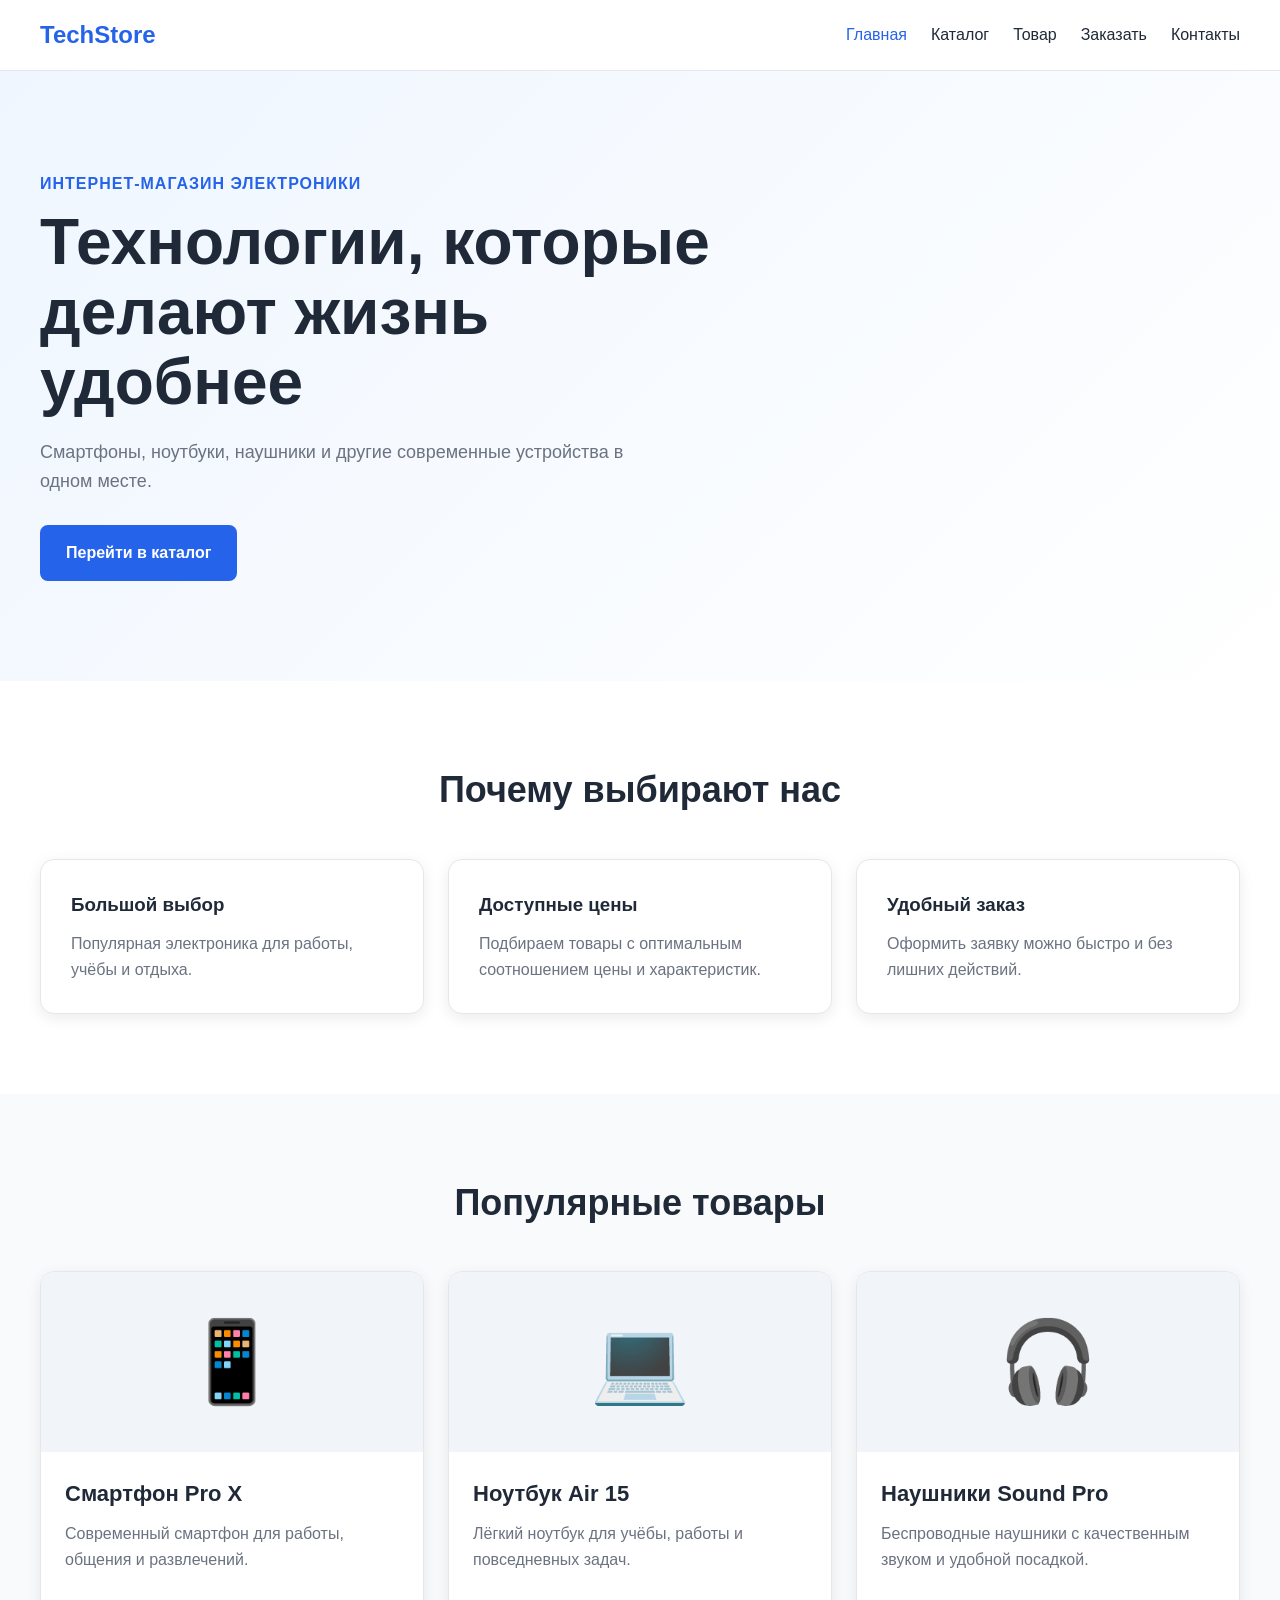
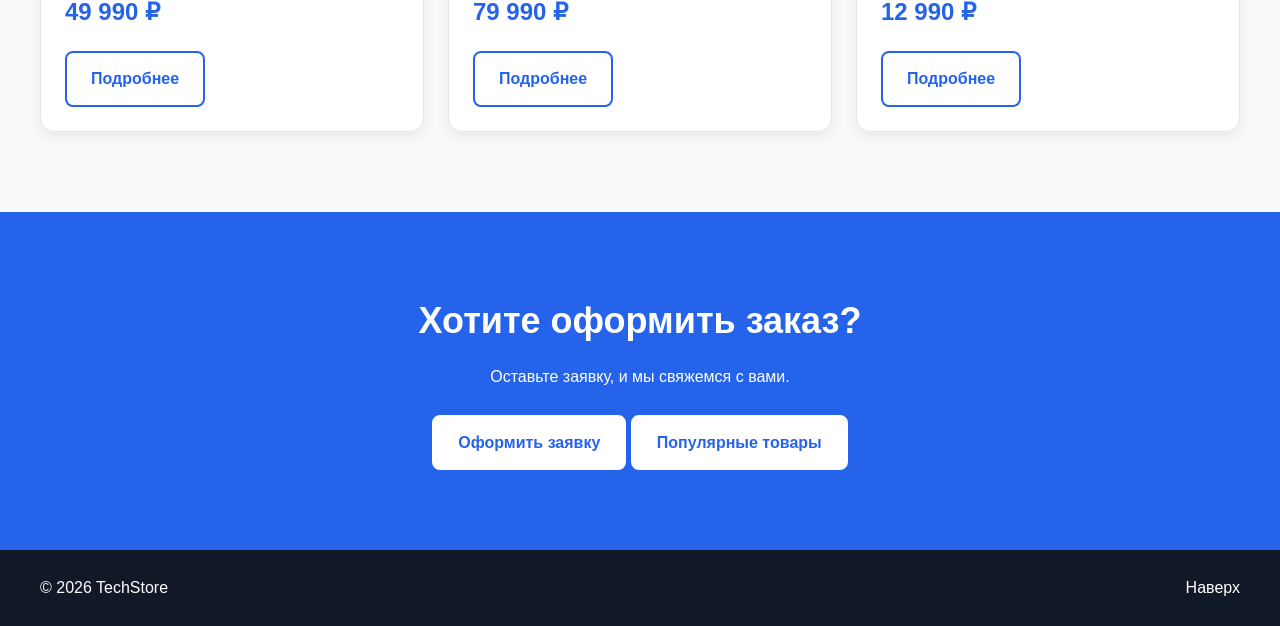
<file: index.html>
<!DOCTYPE html>
<html lang="ru">
<head>
    <meta charset="UTF-8">
    <meta name="viewport" content="width=device-width, initial-scale=1.0">

    <title>TechStore — интернет-магазин электроники</title>
    <meta
        name="description"
        content="TechStore — интернет-магазин современной электроники."
    >

    <link rel="stylesheet" href="css/style.css">
</head>

<body>

<header class="header">
    <div class="container header__inner">

        <a class="logo" href="index.html">
            TechStore
        </a>

        <nav class="nav" aria-label="Основная навигация">
            <a class="nav__link nav__link--active" href="index.html">
                Главная
            </a>

            <a class="nav__link" href="catalog.html">
                Каталог
            </a>

            <a class="nav__link" href="product.html">
                Товар
            </a>

            <a class="nav__link" href="order.html">
                Заказать
            </a>

            <a class="nav__link" href="contacts.html">
                Контакты
            </a>
        </nav>

    </div>
</header>

<main>

    <section class="hero" id="about">
        <div class="container hero__content">

            <div class="hero__text">
                <p class="hero__subtitle">
                    Интернет-магазин электроники
                </p>

                <h1 class="hero__title">
                    Технологии, которые делают жизнь удобнее
                </h1>

                <p class="hero__description">
                    Смартфоны, ноутбуки, наушники и другие современные
                    устройства в одном месте.
                </p>

                <a class="button" href="catalog.html">
                    Перейти в каталог
                </a>
            </div>

        </div>
    </section>

    <section class="advantages" id="advantages">
        <div class="container">

            <h2 class="section-title">
                Почему выбирают нас
            </h2>

            <div class="advantages__list">

                <article class="advantage-card">
                    <h3 class="advantage-card__title">
                        Большой выбор
                    </h3>

                    <p class="advantage-card__text">
                        Популярная электроника для работы, учёбы и отдыха.
                    </p>
                </article>

                <article class="advantage-card">
                    <h3 class="advantage-card__title">
                        Доступные цены
                    </h3>

                    <p class="advantage-card__text">
                        Подбираем товары с оптимальным соотношением
                        цены и характеристик.
                    </p>
                </article>

                <article class="advantage-card">
                    <h3 class="advantage-card__title">
                        Удобный заказ
                    </h3>

                    <p class="advantage-card__text">
                        Оформить заявку можно быстро и без лишних действий.
                    </p>
                </article>

            </div>

        </div>
    </section>

    <section class="products" id="popular">
        <div class="container">

            <h2 class="section-title">
                Популярные товары
            </h2>

            <div class="products__grid">

                <article class="product-card">
                    <div class="product-card__image">
                        📱
                    </div>

                    <div class="product-card__content">
                        <h3 class="product-card__title">
                            Смартфон Pro X
                        </h3>

                        <p class="product-card__description">
                            Современный смартфон для работы,
                            общения и развлечений.
                        </p>

                        <p class="product-card__price">
                            49 990 ₽
                        </p>

                        <a class="button button--secondary" href="product.html?product=phone-pro">
                            Подробнее
                        </a>
                    </div>
                </article>

                <article class="product-card">
                    <div class="product-card__image">
                        💻
                    </div>

                    <div class="product-card__content">
                        <h3 class="product-card__title">
                            Ноутбук Air 15
                        </h3>

                        <p class="product-card__description">
                            Лёгкий ноутбук для учёбы, работы
                            и повседневных задач.
                        </p>

                        <p class="product-card__price">
                            79 990 ₽
                        </p>

                        <a class="button button--secondary" href="product.html?product=laptop-air">
                            Подробнее
                        </a>
                    </div>
                </article>

                <article class="product-card">
                    <div class="product-card__image">
                        🎧
                    </div>

                    <div class="product-card__content">
                        <h3 class="product-card__title">
                            Наушники Sound Pro
                        </h3>

                        <p class="product-card__description">
                            Беспроводные наушники с качественным
                            звуком и удобной посадкой.
                        </p>

                        <p class="product-card__price">
                            12 990 ₽
                        </p>

                        <a class="button button--secondary" href="product.html?product=sound-pro">
                            Подробнее
                        </a>
                    </div>
                </article>

            </div>

        </div>
    </section>

    <section class="cta">
        <div class="container cta__content">

            <h2 class="cta__title">
                Хотите оформить заказ?
            </h2>

            <p class="cta__text">
                Оставьте заявку, и мы свяжемся с вами.
            </p>

            <a class="button" href="order.html">
                Оформить заявку
            </a>
            <a class="button button--secondary" href="#popular">
                Популярные товары
            </a>

        </div>
    </section>

</main>

    <!-- Модальное окно -->
    <dialog class="modal" id="request-modal">

        <div class="modal__content">

            <button
                class="modal__close"
                type="button"
                data-modal-close
                aria-label="Закрыть окно"
            >
                ×
            </button>

            <h2 class="modal__title">
                Быстрая заявка
            </h2>

            <p class="modal__text">
                Оставьте свои контактные данные,
                и мы свяжемся с вами.
            </p>

            <form class="modal__form">

                <div class="form__group">

                    <label class="form__label" for="modal-name">
                        Имя
                    </label>

                    <input
                        class="form__input"
                        type="text"
                        id="modal-name"
                        name="name"
                        placeholder="Ваше имя"
                        required
                    >

                </div>

                <div class="form__group">

                    <label class="form__label" for="modal-phone">
                        Телефон
                    </label>

                    <input
                        class="form__input"
                        type="tel"
                        id="modal-phone"
                        name="phone"
                        placeholder="+7 (999) 123-45-67"
                        required
                    >

                </div>

                <button class="button" type="submit">
                    Отправить заявку
                </button>

            </form>

        </div>

    </dialog>



<footer class="footer">
    <div class="container footer__inner">

        <p class="footer__copyright">
            © 2026 TechStore
        </p>

        <a class="footer__link" href="#about">
            Наверх
        </a>

    </div>
</footer>

<script src="js/main.js"></script>
</body>
</html>
</file>
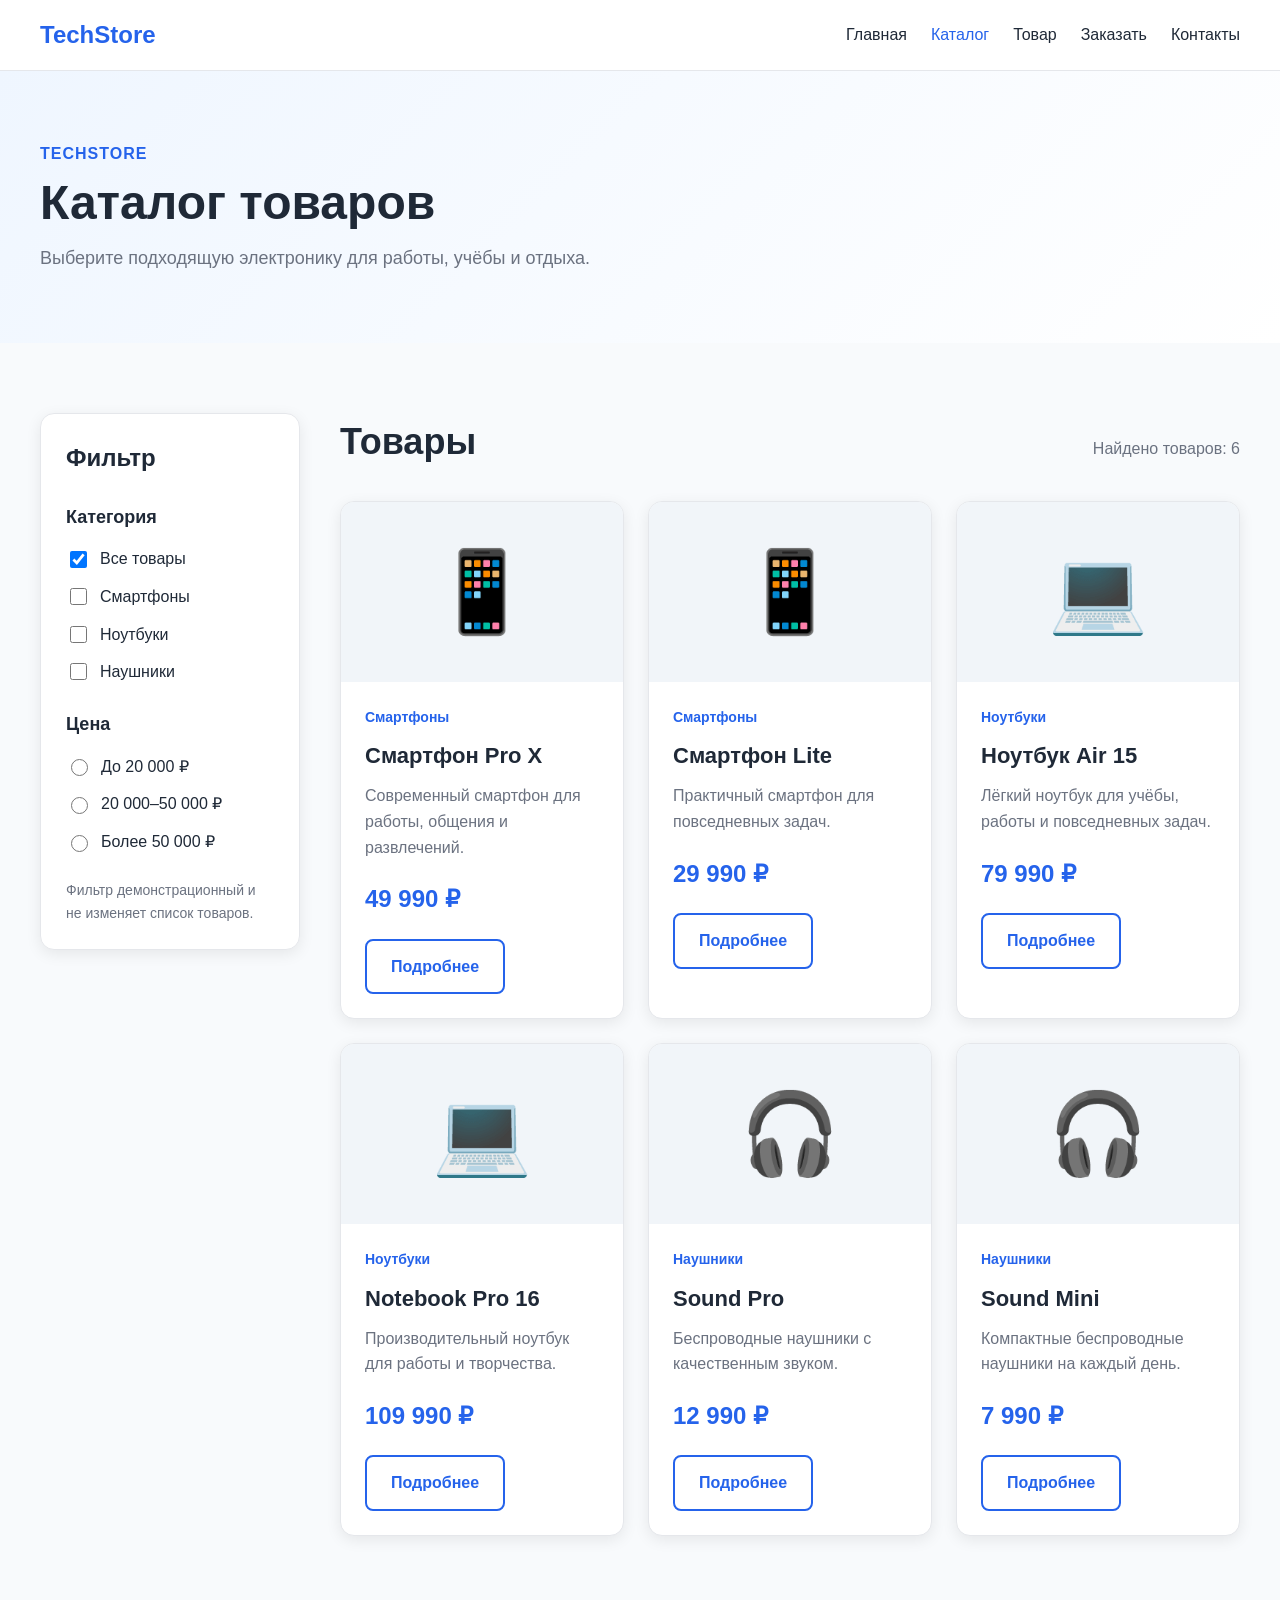
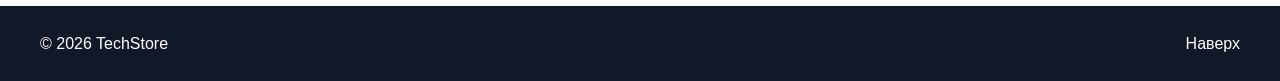
<file: catalog.html>
<!DOCTYPE html>
<html lang="ru">
<head>
    <meta charset="UTF-8">
    <meta name="viewport" content="width=device-width, initial-scale=1.0">

    <title>Каталог — TechStore</title>
    <meta
        name="description"
        content="Каталог электроники TechStore: смартфоны, ноутбуки и наушники."
    >

    <link rel="stylesheet" href="css/style.css">
</head>

<body>

<header class="header">
    <div class="container header__inner">

        <a class="logo" href="index.html">
            TechStore
        </a>

        <nav class="nav" aria-label="Основная навигация">
            <a class="nav__link" href="index.html">
                Главная
            </a>

            <a class="nav__link nav__link--active" href="catalog.html">
                Каталог
            </a>

            <a class="nav__link" href="product.html">
                Товар
            </a>

            <a class="nav__link" href="order.html">
                Заказать
            </a>

            <a class="nav__link" href="contacts.html">
                Контакты
            </a>
        </nav>

    </div>
</header>

<main>

    <section class="page-hero">
        <div class="container">

            <p class="hero__subtitle">
                TechStore
            </p>

            <h1 class="page-hero__title">
                Каталог товаров
            </h1>

            <p class="page-hero__description">
                Выберите подходящую электронику для работы,
                учёбы и отдыха.
            </p>

        </div>
    </section>


    <section class="catalog">
        <div class="container">

            <div class="catalog__layout">

                <aside class="catalog-filter">

                    <h2 class="catalog-filter__title">
                        Фильтр
                    </h2>

                    <div class="catalog-filter__group">

                        <h3 class="catalog-filter__subtitle">
                            Категория
                        </h3>

                        <label class="catalog-filter__option">
                            <input type="checkbox" checked>
                            Все товары
                        </label>

                        <label class="catalog-filter__option">
                            <input type="checkbox">
                            Смартфоны
                        </label>

                        <label class="catalog-filter__option">
                            <input type="checkbox">
                            Ноутбуки
                        </label>

                        <label class="catalog-filter__option">
                            <input type="checkbox">
                            Наушники
                        </label>

                    </div>

                    <div class="catalog-filter__group">

                        <h3 class="catalog-filter__subtitle">
                            Цена
                        </h3>

                        <label class="catalog-filter__option">
                            <input type="radio" name="price">
                            До 20 000 ₽
                        </label>

                        <label class="catalog-filter__option">
                            <input type="radio" name="price">
                            20 000–50 000 ₽
                        </label>

                        <label class="catalog-filter__option">
                            <input type="radio" name="price">
                            Более 50 000 ₽
                        </label>

                    </div>

                    <p class="catalog-filter__note">
                        Фильтр демонстрационный и не изменяет
                        список товаров.
                    </p>

                </aside>


                <div class="catalog__content">

                    <div class="catalog__header">

                        <h2 class="section-title section-title--left">
                            Товары
                        </h2>

                        <p class="catalog__count">
                            Найдено товаров: 6
                        </p>

                    </div>


                    <div class="products__grid">

                        <article class="product-card">

                            <div class="product-card__image">
                                📱
                            </div>

                            <div class="product-card__content">

                                <p class="product-card__category">
                                    Смартфоны
                                </p>

                                <h3 class="product-card__title">
                                    Смартфон Pro X
                                </h3>

                                <p class="product-card__description">
                                    Современный смартфон для работы,
                                    общения и развлечений.
                                </p>

                                <p class="product-card__price">
                                    49 990 ₽
                                </p>

                                <a
                                    class="button button--secondary"
                                    href="product.html?product=phone-pro"
                                >
                                    Подробнее
                                </a>

                            </div>

                        </article>


                        <article class="product-card">

                            <div class="product-card__image">
                                📱
                            </div>

                            <div class="product-card__content">

                                <p class="product-card__category">
                                    Смартфоны
                                </p>

                                <h3 class="product-card__title">
                                    Смартфон Lite
                                </h3>

                                <p class="product-card__description">
                                    Практичный смартфон для повседневных
                                    задач.
                                </p>

                                <p class="product-card__price">
                                    29 990 ₽
                                </p>

                                <a
                                    class="button button--secondary"
                                    href="product.html?product=phone-lite"
                                >
                                    Подробнее
                                </a>

                            </div>

                        </article>


                        <article class="product-card">

                            <div class="product-card__image">
                                💻
                            </div>

                            <div class="product-card__content">

                                <p class="product-card__category">
                                    Ноутбуки
                                </p>

                                <h3 class="product-card__title">
                                    Ноутбук Air 15
                                </h3>

                                <p class="product-card__description">
                                    Лёгкий ноутбук для учёбы,
                                    работы и повседневных задач.
                                </p>

                                <p class="product-card__price">
                                    79 990 ₽
                                </p>

                                <a
                                    class="button button--secondary"
                                    href="product.html?product=laptop-air"
                                >
                                    Подробнее
                                </a>

                            </div>

                        </article>


                        <article class="product-card">

                            <div class="product-card__image">
                                💻
                            </div>

                            <div class="product-card__content">

                                <p class="product-card__category">
                                    Ноутбуки
                                </p>

                                <h3 class="product-card__title">
                                    Notebook Pro 16
                                </h3>

                                <p class="product-card__description">
                                    Производительный ноутбук
                                    для работы и творчества.
                                </p>

                                <p class="product-card__price">
                                    109 990 ₽
                                </p>

                                <a
                                    class="button button--secondary"
                                    href="product.html?product=laptop-pro"
                                >
                                    Подробнее
                                </a>

                            </div>

                        </article>


                        <article class="product-card">

                            <div class="product-card__image">
                                🎧
                            </div>

                            <div class="product-card__content">

                                <p class="product-card__category">
                                    Наушники
                                </p>

                                <h3 class="product-card__title">
                                    Sound Pro
                                </h3>

                                <p class="product-card__description">
                                    Беспроводные наушники
                                    с качественным звуком.
                                </p>

                                <p class="product-card__price">
                                    12 990 ₽
                                </p>

                                <a
                                    class="button button--secondary"
                                    href="product.html?product=sound-pro"
                                >
                                    Подробнее
                                </a>

                            </div>

                        </article>


                        <article class="product-card">

                            <div class="product-card__image">
                                🎧
                            </div>

                            <div class="product-card__content">

                                <p class="product-card__category">
                                    Наушники
                                </p>

                                <h3 class="product-card__title">
                                    Sound Mini
                                </h3>

                                <p class="product-card__description">
                                    Компактные беспроводные
                                    наушники на каждый день.
                                </p>

                                <p class="product-card__price">
                                    7 990 ₽
                                </p>

                                <a
                                    class="button button--secondary"
                                    href="product.html?product=sound-mini"
                                >
                                    Подробнее
                                </a>

                            </div>

                        </article>

                    </div>

                </div>

            </div>

        </div>
    </section>

</main>


<footer class="footer">
    <div class="container footer__inner">

        <p class="footer__copyright">
            © 2026 TechStore
        </p>

        <a class="footer__link" href="#">
            Наверх
        </a>

    </div>
</footer>

</body>
</html>
</file>
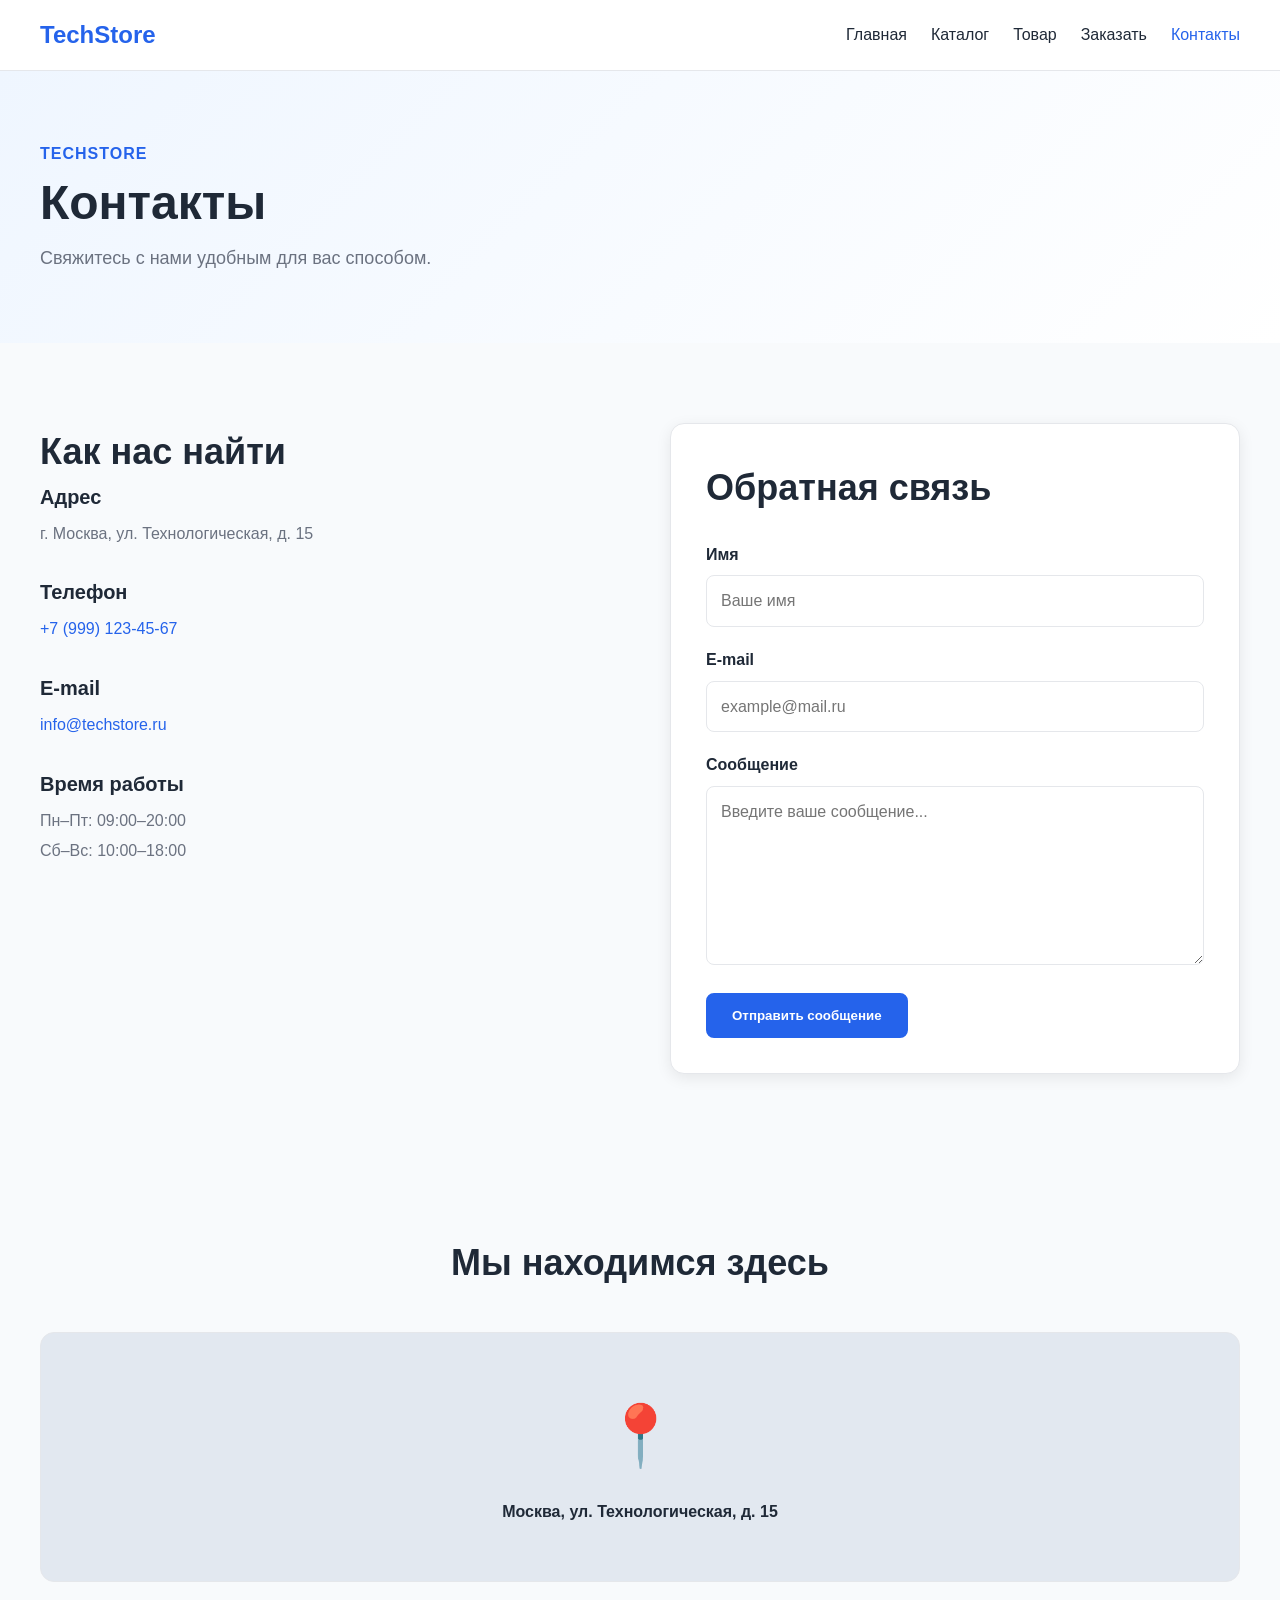
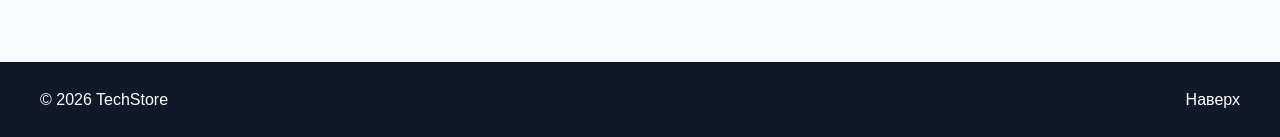
<file: contacts.html>
<!DOCTYPE html>
<html lang="ru">
<head>
    <meta charset="UTF-8">
    <meta name="viewport" content="width=device-width, initial-scale=1.0">

    <title>Контакты — TechStore</title>
    <meta
        name="description"
        content="Контактная информация и форма обратной связи магазина TechStore."
    >

    <link rel="stylesheet" href="css/style.css">
</head>

<body>

<header class="header">
    <div class="container header__inner">

        <a class="logo" href="index.html">
            TechStore
        </a>

        <nav class="nav" aria-label="Основная навигация">

            <a class="nav__link" href="index.html">
                Главная
            </a>

            <a class="nav__link" href="catalog.html">
                Каталог
            </a>

            <a class="nav__link" href="product.html">
                Товар
            </a>

            <a class="nav__link" href="order.html">
                Заказать
            </a>

            <a class="nav__link nav__link--active" href="contacts.html">
                Контакты
            </a>

        </nav>

    </div>
</header>


<main>

    <section class="page-hero">
        <div class="container">

            <p class="hero__subtitle">
                TechStore
            </p>

            <h1 class="page-hero__title">
                Контакты
            </h1>

            <p class="page-hero__description">
                Свяжитесь с нами удобным для вас способом.
            </p>

        </div>
    </section>


    <section class="contacts">
        <div class="container">

            <div class="contacts__layout">

                <div class="contacts__info">

                    <h2 class="section-title section-title--left">
                        Как нас найти
                    </h2>

                    <div class="contacts__item">

                        <h3 class="contacts__item-title">
                            Адрес
                        </h3>

                        <p>
                            г. Москва, ул. Технологическая, д. 15
                        </p>

                    </div>


                    <div class="contacts__item">

                        <h3 class="contacts__item-title">
                            Телефон
                        </h3>

                        <p>
                            <a href="tel:+79991234567">
                                +7 (999) 123-45-67
                            </a>
                        </p>

                    </div>


                    <div class="contacts__item">

                        <h3 class="contacts__item-title">
                            E-mail
                        </h3>

                        <p>
                            <a href="mailto:info@techstore.ru">
                                info@techstore.ru
                            </a>
                        </p>

                    </div>


                    <div class="contacts__item">

                        <h3 class="contacts__item-title">
                            Время работы
                        </h3>

                        <p>
                            Пн–Пт: 09:00–20:00
                        </p>

                        <p>
                            Сб–Вс: 10:00–18:00
                        </p>

                    </div>

                </div>


                <div class="contacts__form-wrapper">

                    <h2 class="section-title section-title--left">
                        Обратная связь
                    </h2>

                    <form class="contact-form" action="#" method="post">

                        <div class="form__group">

                            <label class="form__label" for="contact-name">
                                Имя
                            </label>

                            <input
                                class="form__input"
                                type="text"
                                id="contact-name"
                                name="name"
                                placeholder="Ваше имя"
                                required
                            >

                        </div>


                        <div class="form__group">

                            <label class="form__label" for="contact-email">
                                E-mail
                            </label>

                            <input
                                class="form__input"
                                type="email"
                                id="contact-email"
                                name="email"
                                placeholder="example@mail.ru"
                                required
                            >

                        </div>


                        <div class="form__group">

                            <label class="form__label" for="contact-message">
                                Сообщение
                            </label>

                            <textarea
                                class="form__input form__textarea"
                                id="contact-message"
                                name="message"
                                rows="6"
                                placeholder="Введите ваше сообщение..."
                                required
                            ></textarea>

                        </div>


                        <button
                            class="button"
                            type="submit"
                        >
                            Отправить сообщение
                        </button>

                    </form>

                </div>

            </div>

        </div>
    </section>


    <section class="contacts-map">
        <div class="container">

            <h2 class="section-title">
                Мы находимся здесь
            </h2>

            <div class="map-placeholder">
                <span>📍</span>

                <p>
                    Москва, ул. Технологическая, д. 15
                </p>
            </div>

        </div>
    </section>

</main>


<footer class="footer">
    <div class="container footer__inner">

        <p class="footer__copyright">
            © 2026 TechStore
        </p>

        <a class="footer__link" href="#">
            Наверх
        </a>

    </div>
</footer>

</body>
</html>
</file>
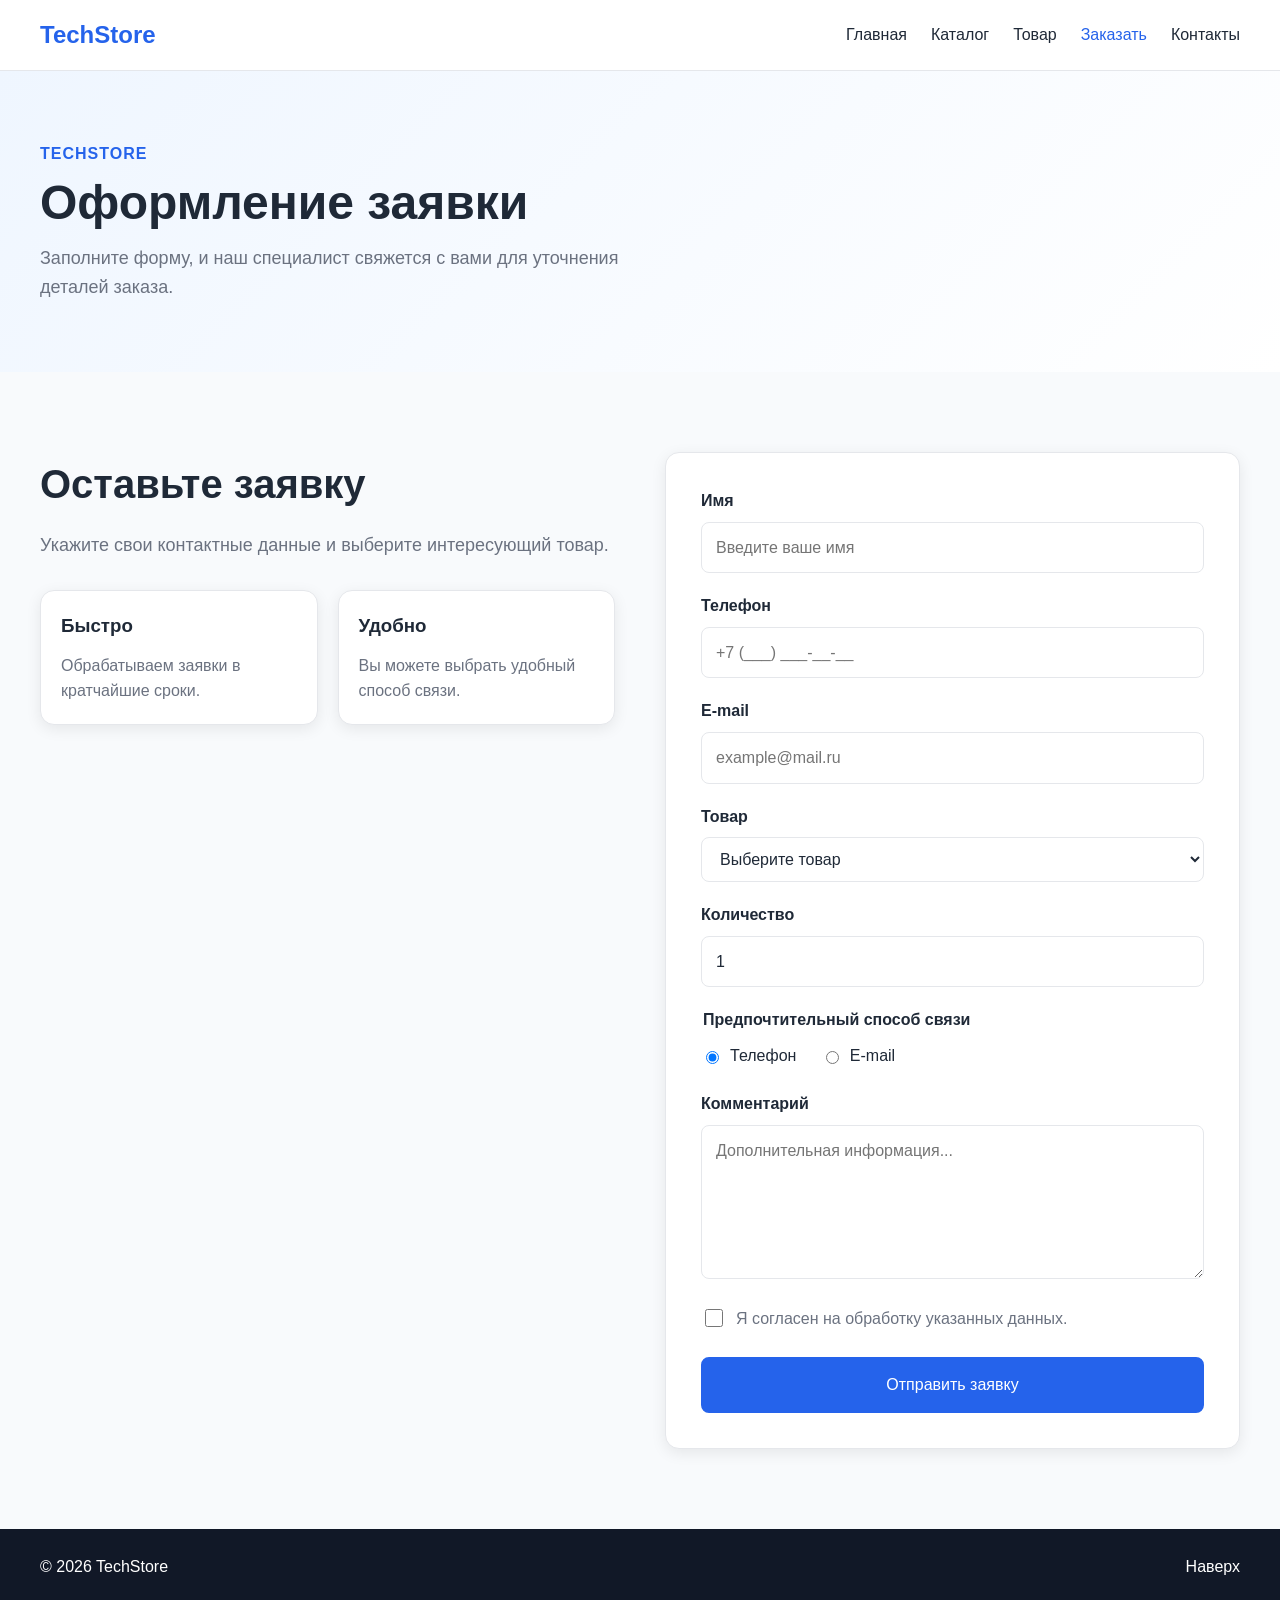
<file: order.html>
<!DOCTYPE html>
<html lang="ru">
<head>
    <meta charset="UTF-8">
    <meta name="viewport" content="width=device-width, initial-scale=1.0">

    <title>Оформление заявки — TechStore</title>
    <meta
        name="description"
        content="Оформление заявки на покупку электроники в TechStore."
    >

    <link rel="stylesheet" href="css/style.css">
</head>

<body>

<header class="header">
    <div class="container header__inner">

        <a class="logo" href="index.html">
            TechStore
        </a>

        <nav class="nav" aria-label="Основная навигация">

            <a class="nav__link" href="index.html">
                Главная
            </a>

            <a class="nav__link" href="catalog.html">
                Каталог
            </a>

            <a class="nav__link" href="product.html">
                Товар
            </a>

            <a class="nav__link nav__link--active" href="order.html">
                Заказать
            </a>

            <a class="nav__link" href="contacts.html">
                Контакты
            </a>

        </nav>

    </div>
</header>


<main>

    <section class="page-hero">
        <div class="container">

            <p class="hero__subtitle">
                TechStore
            </p>

            <h1 class="page-hero__title">
                Оформление заявки
            </h1>

            <p class="page-hero__description">
                Заполните форму, и наш специалист свяжется
                с вами для уточнения деталей заказа.
            </p>

        </div>
    </section>


    <section class="order">
        <div class="container">

            <div class="order__layout">

                <div class="order__info">

                    <h2 class="order__title">
                        Оставьте заявку
                    </h2>

                    <p class="order__description">
                        Укажите свои контактные данные и выберите
                        интересующий товар.
                    </p>

                    <div class="order__advantages">

                        <article class="advantage-card">

                            <h3 class="advantage-card__title">
                                Быстро
                            </h3>

                            <p class="advantage-card__text">
                                Обрабатываем заявки в кратчайшие сроки.
                            </p>

                        </article>

                        <article class="advantage-card">

                            <h3 class="advantage-card__title">
                                Удобно
                            </h3>

                            <p class="advantage-card__text">
                                Вы можете выбрать удобный способ связи.
                            </p>

                        </article>

                    </div>

                </div>


                <form class="order-form" action="#" method="post">

                    <div class="form__group">

                        <label class="form__label" for="name">
                            Имя
                        </label>

                        <input
                            class="form__input"
                            type="text"
                            id="name"
                            name="name"
                            placeholder="Введите ваше имя"
                            required
                        >

                    </div>


                    <div class="form__group">

                        <label class="form__label" for="phone">
                            Телефон
                        </label>

                        <input
                            class="form__input"
                            type="tel"
                            id="phone"
                            name="phone"
                            placeholder="+7 (___) ___-__-__"
                            required
                        >

                    </div>


                    <div class="form__group">

                        <label class="form__label" for="email">
                            E-mail
                        </label>

                        <input
                            class="form__input"
                            type="email"
                            id="email"
                            name="email"
                            placeholder="example@mail.ru"
                            required
                        >

                    </div>


                    <div class="form__group">

                        <label class="form__label" for="product">
                            Товар
                        </label>

                        <select
                            class="form__input"
                            id="product"
                            name="product"
                            required
                        >

                            <option value="">
                                Выберите товар
                            </option>

                            <option value="smartphone-pro-x">
                                Смартфон Pro X
                            </option>

                            <option value="smartphone-lite">
                                Смартфон Lite
                            </option>

                            <option value="laptop-air-15">
                                Ноутбук Air 15
                            </option>

                            <option value="notebook-pro-16">
                                Notebook Pro 16
                            </option>

                            <option value="sound-pro">
                                Sound Pro
                            </option>

                            <option value="sound-mini">
                                Sound Mini
                            </option>

                        </select>

                    </div>


                    <div class="form__group">

                        <label class="form__label" for="quantity">
                            Количество
                        </label>

                        <input
                            class="form__input"
                            type="number"
                            id="quantity"
                            name="quantity"
                            min="1"
                            max="10"
                            value="1"
                            required
                        >

                    </div>


                    <fieldset class="form__fieldset">

                        <legend class="form__legend">
                            Предпочтительный способ связи
                        </legend>

                        <label class="form__radio">

                            <input
                                type="radio"
                                name="contact"
                                value="phone"
                                checked
                            >

                            Телефон

                        </label>


                        <label class="form__radio">

                            <input
                                type="radio"
                                name="contact"
                                value="email"
                            >

                            E-mail

                        </label>

                    </fieldset>


                    <div class="form__group">

                        <label class="form__label" for="comment">
                            Комментарий
                        </label>

                        <textarea
                            class="form__input form__textarea"
                            id="comment"
                            name="comment"
                            rows="5"
                            placeholder="Дополнительная информация..."
                        ></textarea>

                    </div>


                    <label class="form__checkbox">

                        <input
                            type="checkbox"
                            name="agreement"
                            required
                        >

                        <span>
                            Я согласен на обработку указанных данных.
                        </span>

                    </label>


                    <button class="button form__button" type="submit">
                        Отправить заявку
                    </button>

                </form>

            </div>

        </div>
    </section>

</main>


<footer class="footer">
    <div class="container footer__inner">

        <p class="footer__copyright">
            © 2026 TechStore
        </p>

        <a class="footer__link" href="#">
            Наверх
        </a>

    </div>
</footer>

</body>
</html>
</file>
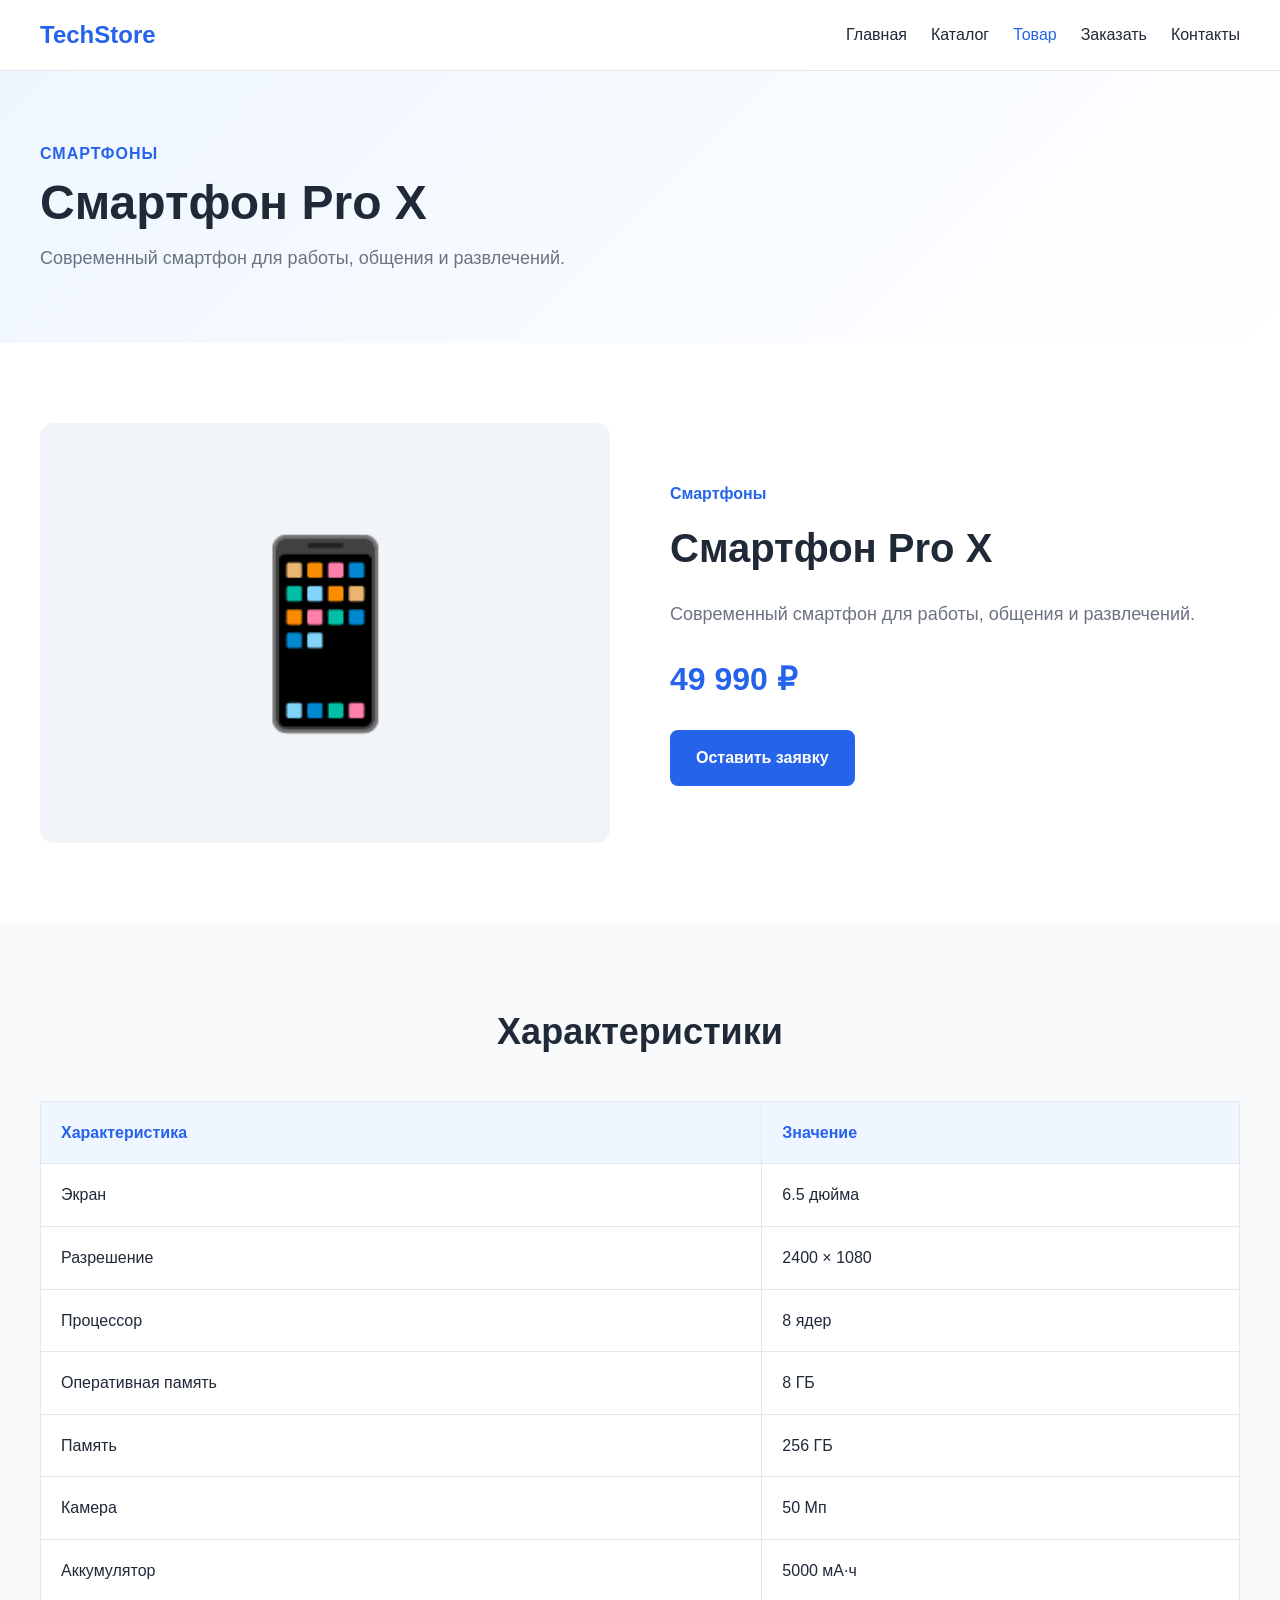
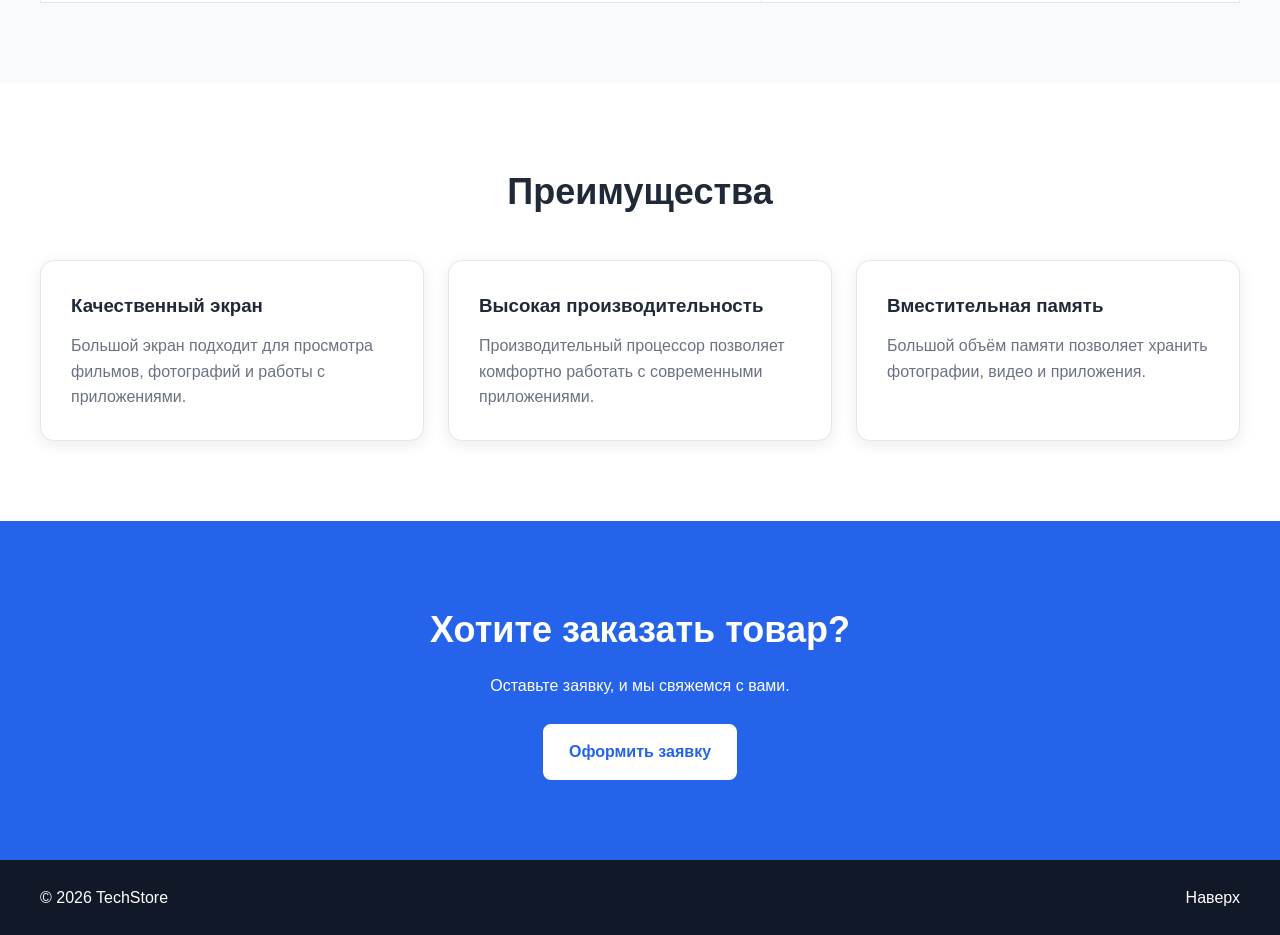
<file: product.html>
<!DOCTYPE html>
<html lang="ru">
<head>
    <meta charset="UTF-8">
    <meta name="viewport" content="width=device-width, initial-scale=1.0">

    <title>Смартфон Pro X — TechStore</title>

    <meta
        name="description"
        content="Характеристики и описание товара в магазине TechStore."
    >

    <link rel="stylesheet" href="css/style.css">
</head>

<body>

<header class="header">
    <div class="container header__inner">

        <a class="logo" href="index.html">
            TechStore
        </a>

        <nav class="nav" aria-label="Основная навигация">

            <a class="nav__link" href="index.html">
                Главная
            </a>

            <a class="nav__link" href="catalog.html">
                Каталог
            </a>

            <a class="nav__link nav__link--active" href="product.html">
                Товар
            </a>

            <a class="nav__link" href="order.html">
                Заказать
            </a>

            <a class="nav__link" href="contacts.html">
                Контакты
            </a>

        </nav>

    </div>
</header>


<main>

    <section class="page-hero">
        <div class="container">

            <p class="hero__subtitle">
                Смартфоны
            </p>

            <h1 class="page-hero__title">
                Смартфон Pro X
            </h1>

            <p class="page-hero__description">
                Современный смартфон для работы,
                общения и развлечений.
            </p>

        </div>
    </section>


    <section class="product">
        <div class="container">

            <div class="product__layout">

                <div class="product__image">
                    📱
                </div>

                <div class="product__info">

                    <p class="product__category">
                        Смартфоны
                    </p>

                    <h2 class="product__title">
                        Смартфон Pro X
                    </h2>

                    <p class="product__description">
                        Современный смартфон для работы,
                        общения и развлечений.
                    </p>

                    <p class="product__price">
                        49 990 ₽
                    </p>

                    <a class="button" href="order.html">
                        Оставить заявку
                    </a>

                </div>

            </div>

        </div>
    </section>


    <section class="characteristics">
        <div class="container">

            <h2 class="section-title">
                Характеристики
            </h2>

            <div class="table-wrapper">

                <table class="characteristics__table">

                    <thead>
                        <tr>
                            <th>
                                Характеристика
                            </th>

                            <th>
                                Значение
                            </th>
                        </tr>
                    </thead>

                    <tbody>

                        <tr>
                            <td>Экран</td>
                            <td>6.5 дюйма</td>
                        </tr>

                        <tr>
                            <td>Разрешение</td>
                            <td>2400 × 1080</td>
                        </tr>

                        <tr>
                            <td>Процессор</td>
                            <td>8 ядер</td>
                        </tr>

                        <tr>
                            <td>Оперативная память</td>
                            <td>8 ГБ</td>
                        </tr>

                        <tr>
                            <td>Память</td>
                            <td>256 ГБ</td>
                        </tr>

                        <tr>
                            <td>Камера</td>
                            <td>50 Мп</td>
                        </tr>

                        <tr>
                            <td>Аккумулятор</td>
                            <td>5000 мА·ч</td>
                        </tr>

                    </tbody>

                </table>

            </div>

        </div>
    </section>


    <section class="product-features">
        <div class="container">

            <h2 class="section-title">
                Преимущества
            </h2>

            <div class="advantages__list">

                <article class="advantage-card">

                    <h3 class="advantage-card__title">
                        Качественный экран
                    </h3>

                    <p class="advantage-card__text">
                        Большой экран подходит для просмотра
                        фильмов, фотографий и работы с приложениями.
                    </p>

                </article>


                <article class="advantage-card">

                    <h3 class="advantage-card__title">
                        Высокая производительность
                    </h3>

                    <p class="advantage-card__text">
                        Производительный процессор позволяет
                        комфортно работать с современными приложениями.
                    </p>

                </article>


                <article class="advantage-card">

                    <h3 class="advantage-card__title">
                        Вместительная память
                    </h3>

                    <p class="advantage-card__text">
                        Большой объём памяти позволяет хранить
                        фотографии, видео и приложения.
                    </p>

                </article>

            </div>

        </div>
    </section>


    <section class="cta">
        <div class="container cta__content">

            <h2 class="cta__title">
                Хотите заказать товар?
            </h2>

            <p class="cta__text">
                Оставьте заявку, и мы свяжемся с вами.
            </p>

            <a class="button" href="order.html">
                Оформить заявку
            </a>

        </div>
    </section>

</main>


<footer class="footer">
    <div class="container footer__inner">

        <p class="footer__copyright">
            © 2026 TechStore
        </p>

        <a class="footer__link" href="#">
            Наверх
        </a>

    </div>
</footer>


<script>
const products = {
    "phone-pro": {
        category: "Смартфоны",
        title: "Смартфон Pro X",
        description: "Современный смартфон для работы, общения и развлечений.",
        price: "49 990 ₽",
        image: "📱",
        features: [
            ["Экран", "6.5 дюйма"],
            ["Разрешение", "2400 × 1080"],
            ["Процессор", "8 ядер"],
            ["Оперативная память", "8 ГБ"],
            ["Память", "256 ГБ"],
            ["Камера", "50 Мп"],
            ["Аккумулятор", "5000 мА·ч"]
        ]
    },

    "phone-lite": {
        category: "Смартфоны",
        title: "Смартфон Lite",
        description: "Практичный смартфон для повседневных задач.",
        price: "29 990 ₽",
        image: "📱",
        features: [
            ["Экран", "6.4 дюйма"],
            ["Разрешение", "2400 × 1080"],
            ["Процессор", "8 ядер"],
            ["Оперативная память", "6 ГБ"],
            ["Память", "128 ГБ"],
            ["Камера", "48 Мп"],
            ["Аккумулятор", "4500 мА·ч"]
        ]
    },

    "laptop-air": {
        category: "Ноутбуки",
        title: "Ноутбук Air 15",
        description: "Лёгкий ноутбук для учёбы, работы и повседневных задач.",
        price: "79 990 ₽",
        image: "💻",
        features: [
            ["Экран", "15.6 дюйма"],
            ["Разрешение", "1920 × 1080"],
            ["Процессор", "8 ядер"],
            ["Оперативная память", "16 ГБ"],
            ["Память", "512 ГБ SSD"],
            ["Видеокарта", "Встроенная"],
            ["Вес", "1.6 кг"]
        ]
    },

    "laptop-pro": {
        category: "Ноутбуки",
        title: "Notebook Pro 16",
        description: "Производительный ноутбук для работы и творчества.",
        price: "109 990 ₽",
        image: "💻",
        features: [
            ["Экран", "16 дюймов"],
            ["Разрешение", "2560 × 1600"],
            ["Процессор", "12 ядер"],
            ["Оперативная память", "32 ГБ"],
            ["Память", "1 ТБ SSD"],
            ["Видеокарта", "Дискретная"],
            ["Вес", "1.9 кг"]
        ]
    },

    "sound-pro": {
        category: "Наушники",
        title: "Sound Pro",
        description: "Беспроводные наушники с качественным звуком и удобной посадкой.",
        price: "12 990 ₽",
        image: "🎧",
        features: [
            ["Тип", "Беспроводные"],
            ["Подключение", "Bluetooth"],
            ["Шумоподавление", "Есть"],
            ["Время работы", "30 часов"],
            ["Микрофон", "Встроенный"],
            ["Вес", "250 г"],
            ["Гарантия", "1 год"]
        ]
    },

    "sound-mini": {
        category: "Наушники",
        title: "Sound Mini",
        description: "Компактные беспроводные наушники на каждый день.",
        price: "7 990 ₽",
        image: "🎧",
        features: [
            ["Тип", "Беспроводные"],
            ["Подключение", "Bluetooth"],
            ["Шумоподавление", "Нет"],
            ["Время работы", "20 часов"],
            ["Микрофон", "Встроенный"],
            ["Вес", "180 г"],
            ["Гарантия", "1 год"]
        ]
    }
};


const params = new URLSearchParams(window.location.search);
const productId = params.get("product") || "phone-pro";
const product = products[productId] || products["phone-pro"];


document.querySelector(".hero__subtitle").textContent =
    product.category;

document.querySelector(".page-hero__title").textContent =
    product.title;

document.querySelector(".page-hero__description").textContent =
    product.description;


document.querySelector(".product__image").textContent =
    product.image;

document.querySelector(".product__category").textContent =
    product.category;

document.querySelector(".product__title").textContent =
    product.title;

document.querySelector(".product__description").textContent =
    product.description;

document.querySelector(".product__price").textContent =
    product.price;


const tableBody =
    document.querySelector(".characteristics__table tbody");

tableBody.innerHTML = product.features.map(feature => `
    <tr>
        <td>${feature[0]}</td>
        <td>${feature[1]}</td>
    </tr>
`).join("");


document.title = `${product.title} — TechStore`;
</script>

</body>
</html>
</file>
<file: css/style.css>
:root {
    --color-primary: #2563eb;
    --color-primary-dark: #1d4ed8;
    --color-text: #1f2937;
    --color-text-light: #6b7280;
    --color-background: #f8fafc;
    --color-white: #ffffff;
    --color-border: #e5e7eb;

    --container-width: 1200px;

    --radius-small: 8px;
    --radius-medium: 14px;

    --shadow-card: 0 4px 15px rgba(0, 0, 0, 0.08);

    --transition: 0.2s ease;
}

* {
    box-sizing: border-box;
}

html {
    scroll-behavior: smooth;
}

body {
    margin: 0;
    font-family: Arial, sans-serif;
    color: var(--color-text);
    background-color: var(--color-background);
    line-height: 1.6;
}

a {
    color: inherit;
    text-decoration: none;
}

.container {
    width: min(100% - 40px, var(--container-width));
    margin: 0 auto;
}

.header {
    position: sticky;
    top: 0;
    z-index: 100;
    background-color: var(--color-white);
    border-bottom: 1px solid var(--color-border);
}

.header__inner {
    min-height: 70px;
    display: flex;
    align-items: center;
    justify-content: space-between;
    gap: 30px;
}

.logo {
    font-size: 24px;
    font-weight: 700;
    color: var(--color-primary);
}

.nav {
    display: flex;
    align-items: center;
    gap: 24px;
}

.nav__link {
    position: relative;
    padding: 8px 0;
    color: var(--color-text);
    font-weight: 500;
    transition: color var(--transition);
}

.nav__link:hover {
    color: var(--color-primary);
}

.nav__link:focus-visible {
    outline: 3px solid rgba(37, 99, 235, 0.3);
    outline-offset: 4px;
}

.nav__link--active {
    color: var(--color-primary);
}

.hero {
    padding: 100px 0;
    background: linear-gradient(135deg, #eff6ff, #ffffff);
}

.hero__content {
    max-width: var(--container-width);
}

.hero__text {
    max-width: 700px;
}

.hero__subtitle {
    margin: 0 0 10px;
    color: var(--color-primary);
    font-weight: 700;
    text-transform: uppercase;
    letter-spacing: 1px;
}

.hero__title {
    margin: 0 0 20px;
    font-size: clamp(36px, 6vw, 64px);
    line-height: 1.1;
}

.hero__description {
    margin: 0 0 30px;
    max-width: 600px;
    color: var(--color-text-light);
    font-size: 18px;
}

.button {
    display: inline-block;
    padding: 13px 24px;
    border: 2px solid var(--color-primary);
    border-radius: var(--radius-small);
    background-color: var(--color-primary);
    color: var(--color-white);
    font-weight: 700;
    transition:
        background-color var(--transition),
        border-color var(--transition),
        transform var(--transition);
}

.button:hover {
    background-color: var(--color-primary-dark);
    border-color: var(--color-primary-dark);
    transform: translateY(-2px);
}

.button:focus-visible {
    outline: 3px solid rgba(37, 99, 235, 0.35);
    outline-offset: 3px;
}

.button--secondary {
    background-color: transparent;
    color: var(--color-primary);
}

.button--secondary:hover {
    background-color: var(--color-primary);
    color: var(--color-white);
}

.section-title {
    margin: 0 0 40px;
    text-align: center;
    font-size: 36px;
}

.advantages {
    padding: 80px 0;
    background-color: var(--color-white);
}

.advantages__list {
    display: grid;
    grid-template-columns: repeat(3, 1fr);
    gap: 24px;
}

.advantage-card {
    padding: 30px;
    border: 1px solid var(--color-border);
    border-radius: var(--radius-medium);
    background-color: var(--color-white);
    box-shadow: var(--shadow-card);
    transition:
        transform var(--transition),
        box-shadow var(--transition);
}

.advantage-card:hover {
    transform: translateY(-5px);
    box-shadow: 0 8px 25px rgba(0, 0, 0, 0.12);
}

.advantage-card__title {
    margin: 0 0 12px;
}

.advantage-card__text {
    margin: 0;
    color: var(--color-text-light);
}

.products {
    padding: 80px 0;
}

.products__grid {
    display: grid;
    grid-template-columns: repeat(3, 1fr);
    gap: 24px;
}

.product-card {
    overflow: hidden;
    border: 1px solid var(--color-border);
    border-radius: var(--radius-medium);
    background-color: var(--color-white);
    box-shadow: var(--shadow-card);
    transition:
        transform var(--transition),
        box-shadow var(--transition);
}

.product-card:hover {
    transform: translateY(-5px);
    box-shadow: 0 8px 25px rgba(0, 0, 0, 0.12);
}

.product-card__image {
    min-height: 180px;
    display: flex;
    align-items: center;
    justify-content: center;
    background-color: #f1f5f9;
    font-size: 80px;
}

.product-card__content {
    padding: 24px;
}

.product-card__title {
    margin: 0 0 10px;
    font-size: 22px;
}

.product-card__description {
    margin: 0 0 20px;
    color: var(--color-text-light);
}

.product-card__price {
    margin: 0 0 20px;
    color: var(--color-primary);
    font-size: 24px;
    font-weight: 700;
}

.cta {
    padding: 80px 0;
    background-color: var(--color-primary);
    color: var(--color-white);
}

.cta__content {
    text-align: center;
}

.cta__title {
    margin: 0 0 15px;
    font-size: 36px;
}

.cta__text {
    margin: 0 0 25px;
}

.cta .button {
    background-color: var(--color-white);
    border-color: var(--color-white);
    color: var(--color-primary);
}

.cta .button:hover {
    background-color: #eff6ff;
    border-color: #eff6ff;
}

.footer {
    padding: 25px 0;
    background-color: #111827;
    color: var(--color-white);
}

.footer__inner {
    display: flex;
    align-items: center;
    justify-content: space-between;
    gap: 20px;
}

.footer__copyright {
    margin: 0;
}

.footer__link {
    transition: color var(--transition);
}

.footer__link:hover {
    color: #93c5fd;
}

.footer__link:focus-visible {
    outline: 3px solid #93c5fd;
    outline-offset: 4px;
}

@media (max-width: 800px) {
    .header__inner {
        flex-direction: column;
        padding: 15px 0;
    }

    .nav {
        flex-wrap: wrap;
        justify-content: center;
    }

    .hero {
        padding: 70px 0;
    }

    .advantages__list,
    .products__grid {
        grid-template-columns: 1fr;
    }

    .footer__inner {
        flex-direction: column;
        text-align: center;
    }
}
/* =========================
   Каталог
   ========================= */

.page-hero {
    padding: 70px 0;
    background: linear-gradient(135deg, #eff6ff, #ffffff);
}

.page-hero__title {
    margin: 0 0 15px;
    font-size: 48px;
    line-height: 1.1;
}

.page-hero__description {
    max-width: 650px;
    margin: 0;

    color: var(--color-text-light);
    font-size: 18px;
}

.catalog {
    padding: 70px 0;
}

.catalog__layout {
    display: grid;
    grid-template-columns: 260px 1fr;
    gap: 40px;
    align-items: start;
}

.catalog-filter {
    position: sticky;
    top: 100px;

    padding: 25px;

    border: 1px solid var(--color-border);
    border-radius: var(--radius-medium);

    background-color: var(--color-white);
    box-shadow: var(--shadow-card);
}

.catalog-filter__title {
    margin: 0 0 25px;
    font-size: 24px;
}

.catalog-filter__group {
    margin-bottom: 25px;
}

.catalog-filter__subtitle {
    margin: 0 0 15px;
    font-size: 18px;
}

.catalog-filter__option {
    display: flex;
    align-items: center;
    gap: 10px;

    margin-bottom: 12px;

    cursor: pointer;
}

.catalog-filter__option input {
    width: 17px;
    height: 17px;
}

.catalog-filter__note {
    margin: 0;

    color: var(--color-text-light);
    font-size: 14px;
}

.catalog__header {
    display: flex;
    align-items: baseline;
    justify-content: space-between;
    gap: 20px;

    margin-bottom: 30px;
}

.section-title--left {
    margin-bottom: 0;
    text-align: left;
}

.catalog__count {
    margin: 0;
    color: var(--color-text-light);
}

.product-card__category {
    margin: 0 0 10px;

    color: var(--color-primary);
    font-size: 14px;
    font-weight: 600;
}


/* =========================
   Адаптивность каталога
   ========================= */

@media (max-width: 900px) {
    .catalog__layout {
        grid-template-columns: 1fr;
    }

    .catalog-filter {
        position: static;
    }
}

@media (max-width: 600px) {
    .page-hero__title {
        font-size: 36px;
    }

    .catalog__header {
        flex-direction: column;
        align-items: flex-start;
    }
}
/* =========================
   Страница товара
   ========================= */

.product {
    padding: 80px 0;
    background-color: var(--color-white);
}

.product__layout {
    display: grid;
    grid-template-columns: 1fr 1fr;
    gap: 60px;
    align-items: center;
}

.product__image {
    min-height: 420px;

    display: flex;
    align-items: center;
    justify-content: center;

    border-radius: var(--radius-medium);

    background-color: #f1f5f9;

    font-size: 180px;
}

.product__info {
    max-width: 600px;
}

.product__category {
    margin: 0 0 10px;

    color: var(--color-primary);
    font-weight: 600;
}

.product__title {
    margin: 0 0 20px;

    font-size: 40px;
}

.product__description {
    margin: 0 0 25px;

    color: var(--color-text-light);
    font-size: 18px;
}

.product__price {
    margin: 0 0 25px;

    color: var(--color-primary);

    font-size: 32px;
    font-weight: 700;
}


/* =========================
   Таблица характеристик
   ========================= */

.characteristics {
    padding: 80px 0;
}

.table-wrapper {
    overflow-x: auto;
}

.characteristics__table {
    width: 100%;

    border-collapse: collapse;

    background-color: var(--color-white);
    box-shadow: var(--shadow-card);
}

.characteristics__table th,
.characteristics__table td {
    padding: 18px 20px;

    border: 1px solid var(--color-border);

    text-align: left;
}

.characteristics__table th {
    background-color: #eff6ff;

    color: var(--color-primary);

    font-weight: 700;
}

.characteristics__table tbody tr:hover {
    background-color: #f8fafc;
}

.product-features {
    padding: 80px 0;

    background-color: var(--color-white);
}


@media (max-width: 800px) {

    .product__layout {
        grid-template-columns: 1fr;
        gap: 30px;
    }

    .product__image {
        min-height: 300px;
        font-size: 120px;
    }

    .product__title {
        font-size: 32px;
    }
}
/* =========================
   Страница заказа
   ========================= */

.order {
    padding: 80px 0;
}

.order__layout {
    display: grid;
    grid-template-columns: 1fr 1fr;
    gap: 50px;
    align-items: start;
}

.order__title {
    margin: 0 0 15px;

    font-size: 40px;
}

.order__description {
    margin: 0 0 30px;

    color: var(--color-text-light);
    font-size: 18px;
}

.order__advantages {
    display: grid;
    grid-template-columns: 1fr 1fr;
    gap: 20px;
}

.order__advantages .advantage-card {
    padding: 20px;
}


/* =========================
   Форма
   ========================= */

.order-form {
    padding: 35px;

    border: 1px solid var(--color-border);
    border-radius: var(--radius-medium);

    background-color: var(--color-white);

    box-shadow: var(--shadow-card);
}

.form__group {
    margin-bottom: 20px;
}

.form__label {
    display: block;

    margin-bottom: 8px;

    font-weight: 600;
}

.form__input {
    width: 100%;

    padding: 12px 14px;

    border: 1px solid var(--color-border);
    border-radius: var(--radius-small);

    background-color: var(--color-white);

    color: var(--color-text);
    font: inherit;

    transition:
        border-color var(--transition),
        box-shadow var(--transition);
}

.form__input:hover {
    border-color: #93c5fd;
}

.form__input:focus {
    border-color: var(--color-primary);

    outline: none;

    box-shadow: 0 0 0 3px rgba(37, 99, 235, 0.15);
}

.form__input:focus-visible {
    outline: 3px solid rgba(37, 99, 235, 0.25);
    outline-offset: 2px;
}

.form__textarea {
    resize: vertical;
    min-height: 120px;
}

.form__fieldset {
    margin: 0 0 20px;
    padding: 0;

    border: 0;
}

.form__legend {
    margin-bottom: 10px;

    font-weight: 600;
}

.form__radio {
    display: inline-flex;
    align-items: center;
    gap: 8px;

    margin-right: 20px;

    cursor: pointer;
}

.form__checkbox {
    display: flex;
    align-items: flex-start;
    gap: 10px;

    margin-bottom: 25px;

    cursor: pointer;

    color: var(--color-text-light);
}

.form__checkbox input {
    width: 18px;
    height: 18px;

    flex-shrink: 0;
}

.form__button {
    width: 100%;

    cursor: pointer;

    font: inherit;
}


@media (max-width: 800px) {

    .order__layout {
        grid-template-columns: 1fr;
    }

    .order__advantages {
        grid-template-columns: 1fr;
    }

    .order-form {
        padding: 25px;
    }

}
/* =========================
   Контакты
   ========================= */

.contacts {
    padding: 80px 0;
}

.contacts__layout {
    display: grid;
    grid-template-columns: 1fr 1fr;
    gap: 60px;
    align-items: start;
}

.contacts__item {
    margin-bottom: 30px;
}

.contacts__item-title {
    margin: 0 0 8px;

    font-size: 20px;
}

.contacts__item p {
    margin: 5px 0;

    color: var(--color-text-light);
}

.contacts__item a {
    color: var(--color-primary);
    text-decoration: none;

    transition: color var(--transition);
}

.contacts__item a:hover {
    color: var(--color-primary-dark);
    text-decoration: underline;
}

.contacts__item a:focus-visible {
    outline: 3px solid rgba(37, 99, 235, 0.25);
    outline-offset: 4px;
}

.contacts__form-wrapper {
    padding: 35px;

    border: 1px solid var(--color-border);
    border-radius: var(--radius-medium);

    background-color: var(--color-white);
    box-shadow: var(--shadow-card);
}

.contact-form {
    margin-top: 25px;
}

.contacts-map {
    padding: 80px 0;

    background-color: #f8fafc;
}

.map-placeholder {
    min-height: 250px;

    display: flex;
    flex-direction: column;
    align-items: center;
    justify-content: center;

    border: 1px solid var(--color-border);
    border-radius: var(--radius-medium);

    background-color: #e2e8f0;

    text-align: center;
}

.map-placeholder span {
    font-size: 60px;
}

.map-placeholder p {
    margin: 15px 0 0;

    font-weight: 600;
}


@media (max-width: 800px) {

    .contacts__layout {
        grid-template-columns: 1fr;
    }

    .contacts__form-wrapper {
        padding: 25px;
    }

}
/* Модальное окно */
.modal {
    width: min(500px, calc(100% - 40px));
    padding: 0;
    border: 0;
    border-radius: var(--radius-medium);
    box-shadow: 0 20px 60px rgba(15, 23, 42, 0.25);
}

.modal::backdrop {
    background-color: rgba(15, 23, 42, 0.55);
}

.modal__content {
    position: relative;
    padding: 35px;
}

.modal__close {
    position: absolute;
    top: 15px;
    right: 15px;
    width: 36px;
    height: 36px;
    border: 0;
    border-radius: 50%;
    background-color: transparent;
    font-size: 28px;
    line-height: 1;
    cursor: pointer;
}

.modal__close:hover {
    background-color: var(--color-background);
}

.modal__title {
    margin-bottom: 10px;
}

.modal__text {
    margin-bottom: 25px;
    color: var(--color-text-light);
}

.modal__form {
    display: flex;
    flex-direction: column;
    gap: 20px;
}
</file>
